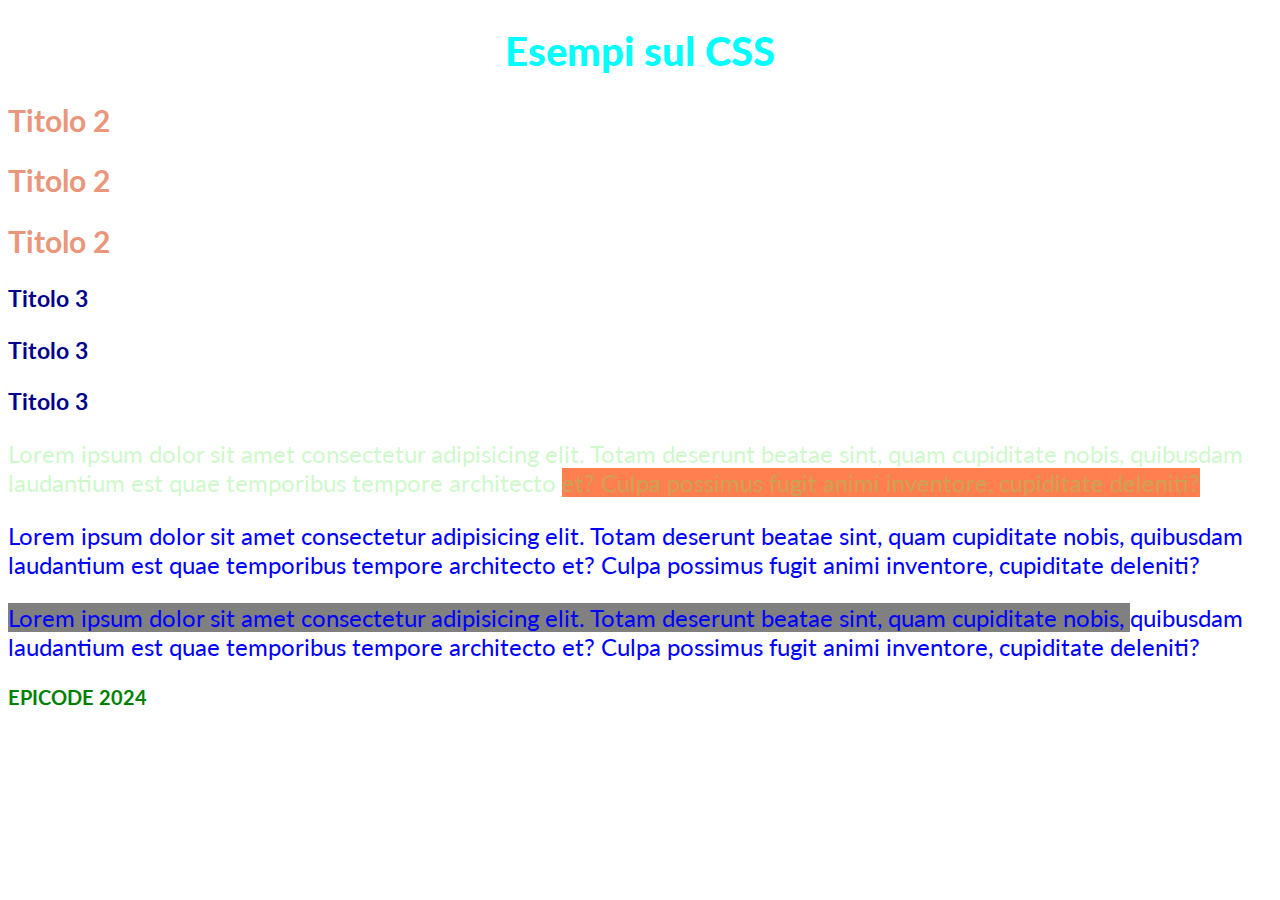
<file: index.html>
<!DOCTYPE html>
<html lang="en">
  <head>
    <meta charset="UTF-8" />
    <meta name="viewport" content="width=device-width, initial-scale=1.0" />
    <title>Document</title>
    <link rel="preconnect" href="https://fonts.googleapis.com" />
    <link rel="preconnect" href="https://fonts.gstatic.com" crossorigin />
    <link
      href="https://fonts.googleapis.com/css2?family=Lato:ital,wght@0,100;0,300;0,400;0,700;0,900;1,100;1,300;1,400;1,700;1,900&display=swap"
      rel="stylesheet"
    />
    <style>
      /* 
        2. CSS INCORPORATO
        Qua possiamo inserire delle vere e proprie regole CSS  
        Una regola è composta da: selettore {proprietà: valore}      
       */
      h2 {
        color: darksalmon;
      }
    </style>
    <link rel="stylesheet" href="./style.css" />
  </head>
  <body>
    <main>
      <!-- 3 MODI PER INCORPORARE IL CSS -->
      <!-- 1. CSS INLINE (Sconsigliato) -->
      <!-- 2. CSS INCORPORATO (Non particolarmente consigliato) Inserire un tag <style> nel tag <head> e aggiungere lì le regole -->
      <!-- 3. CSS ESTERNO. Creo un file .css esterno e lo linko a questo file html (CONSIGLIATISSIMO) -->
      <h1 style="color: aqua; text-align: center">Esempi sul CSS</h1>
      <h2>Titolo 2</h2>
      <h2>Titolo 2</h2>
      <h2>Titolo 2</h2>
      <h3>Titolo 3</h3>
      <h3>Titolo 3</h3>
      <h3>Titolo 3</h3>
      <p class="paragrafo" id="par1">
        Lorem ipsum dolor sit amet consectetur adipisicing elit. Totam deserunt beatae sint, quam cupiditate nobis, quibusdam laudantium est quae
        temporibus tempore architecto <span class="testo-rosso">et? Culpa possimus fugit animi inventore, cupiditate deleniti? </span>
      </p>
      <p class="paragrafo" id="par2">
        Lorem ipsum dolor sit amet consectetur adipisicing elit. Totam deserunt beatae sint, quam cupiditate nobis, quibusdam laudantium est quae
        temporibus tempore architecto et? <span class="testo-azzurro">Culpa possimus fugit animi inventore, cupiditate deleniti? </span>
      </p>
      <p class="paragrafo" id="par3">
        <span class="testo-rosso">Lorem ipsum dolor sit amet consectetur adipisicing elit. Totam deserunt beatae sint, quam cupiditate nobis, </span>
        quibusdam laudantium est quae temporibus tempore architecto et? Culpa possimus fugit animi inventore, cupiditate deleniti?
      </p>
    </main>
  </body>
  <footer>
    <!-- <strong style="color: blue">EPICODE 2024</strong> Le regole inline hanno maggior precedenza rispetto alle altre -->
    <strong>EPICODE 2024</strong>
  </footer>
</html>
</file>
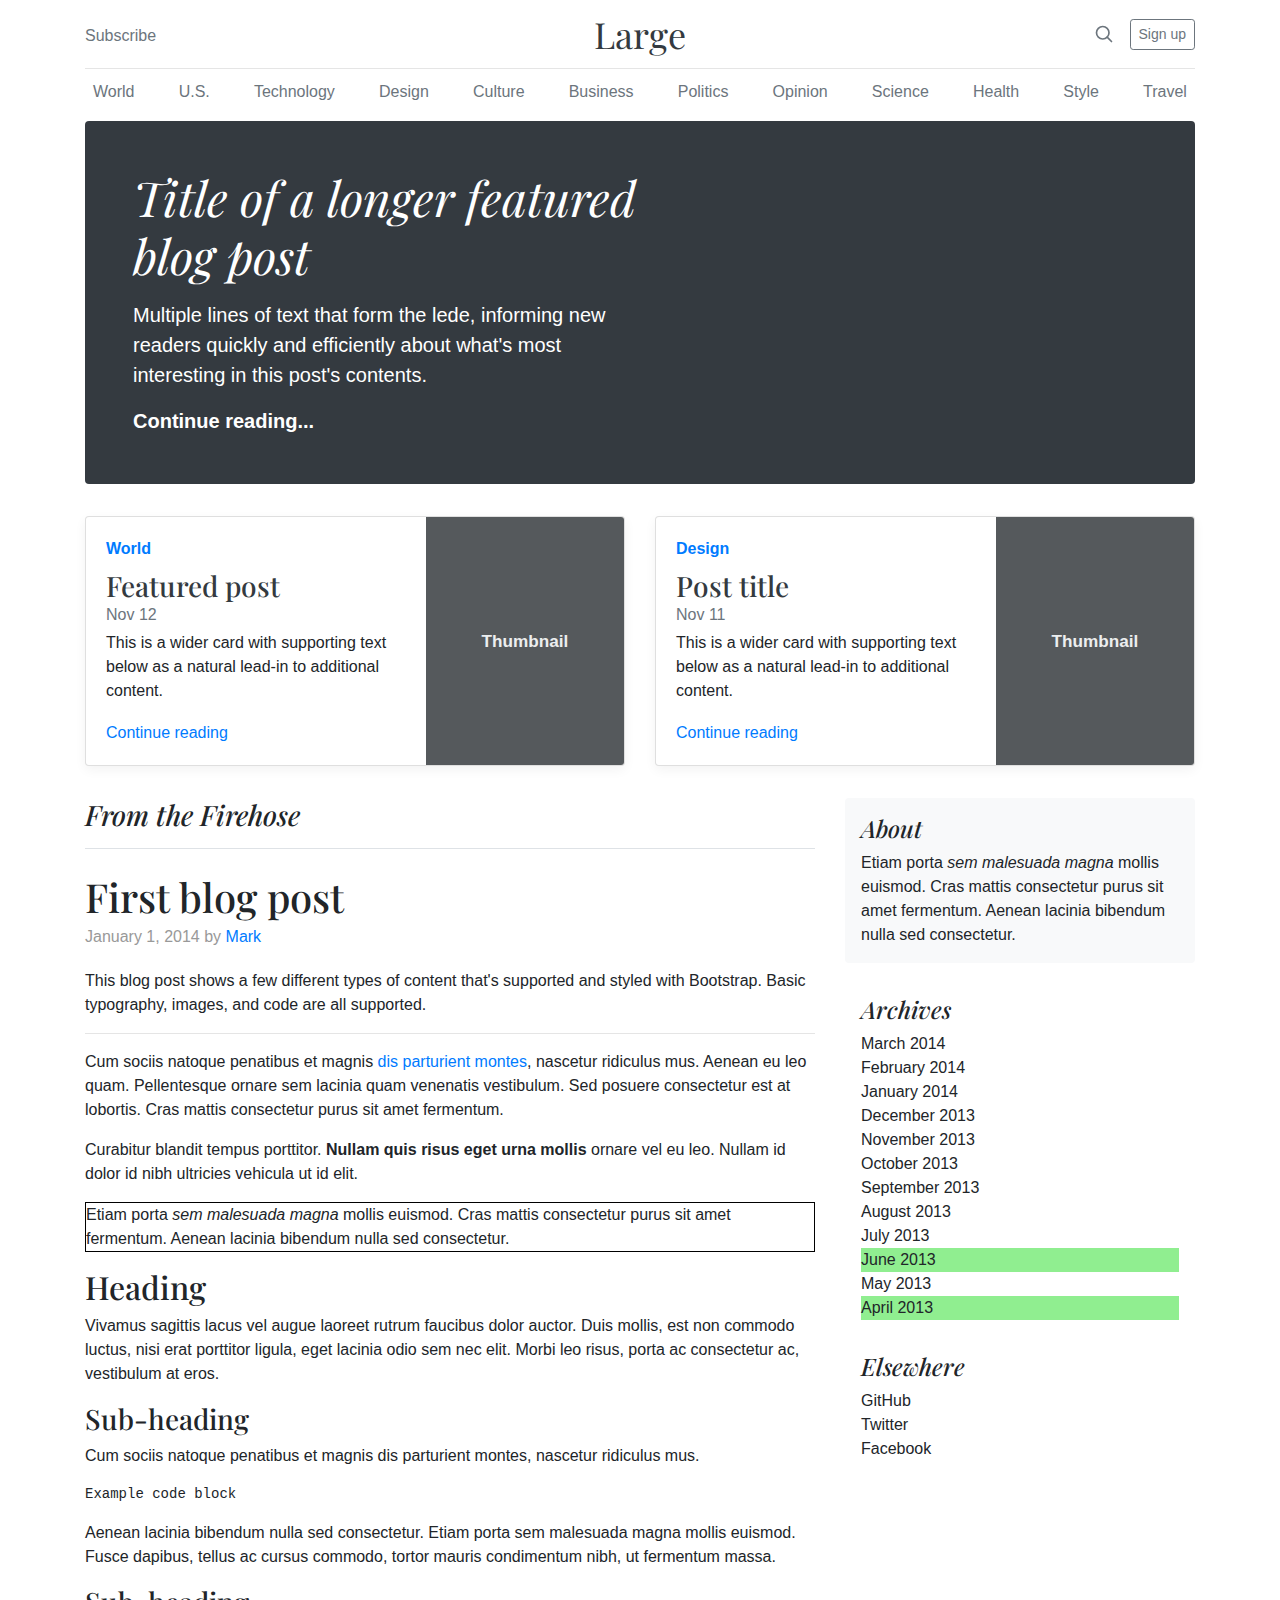
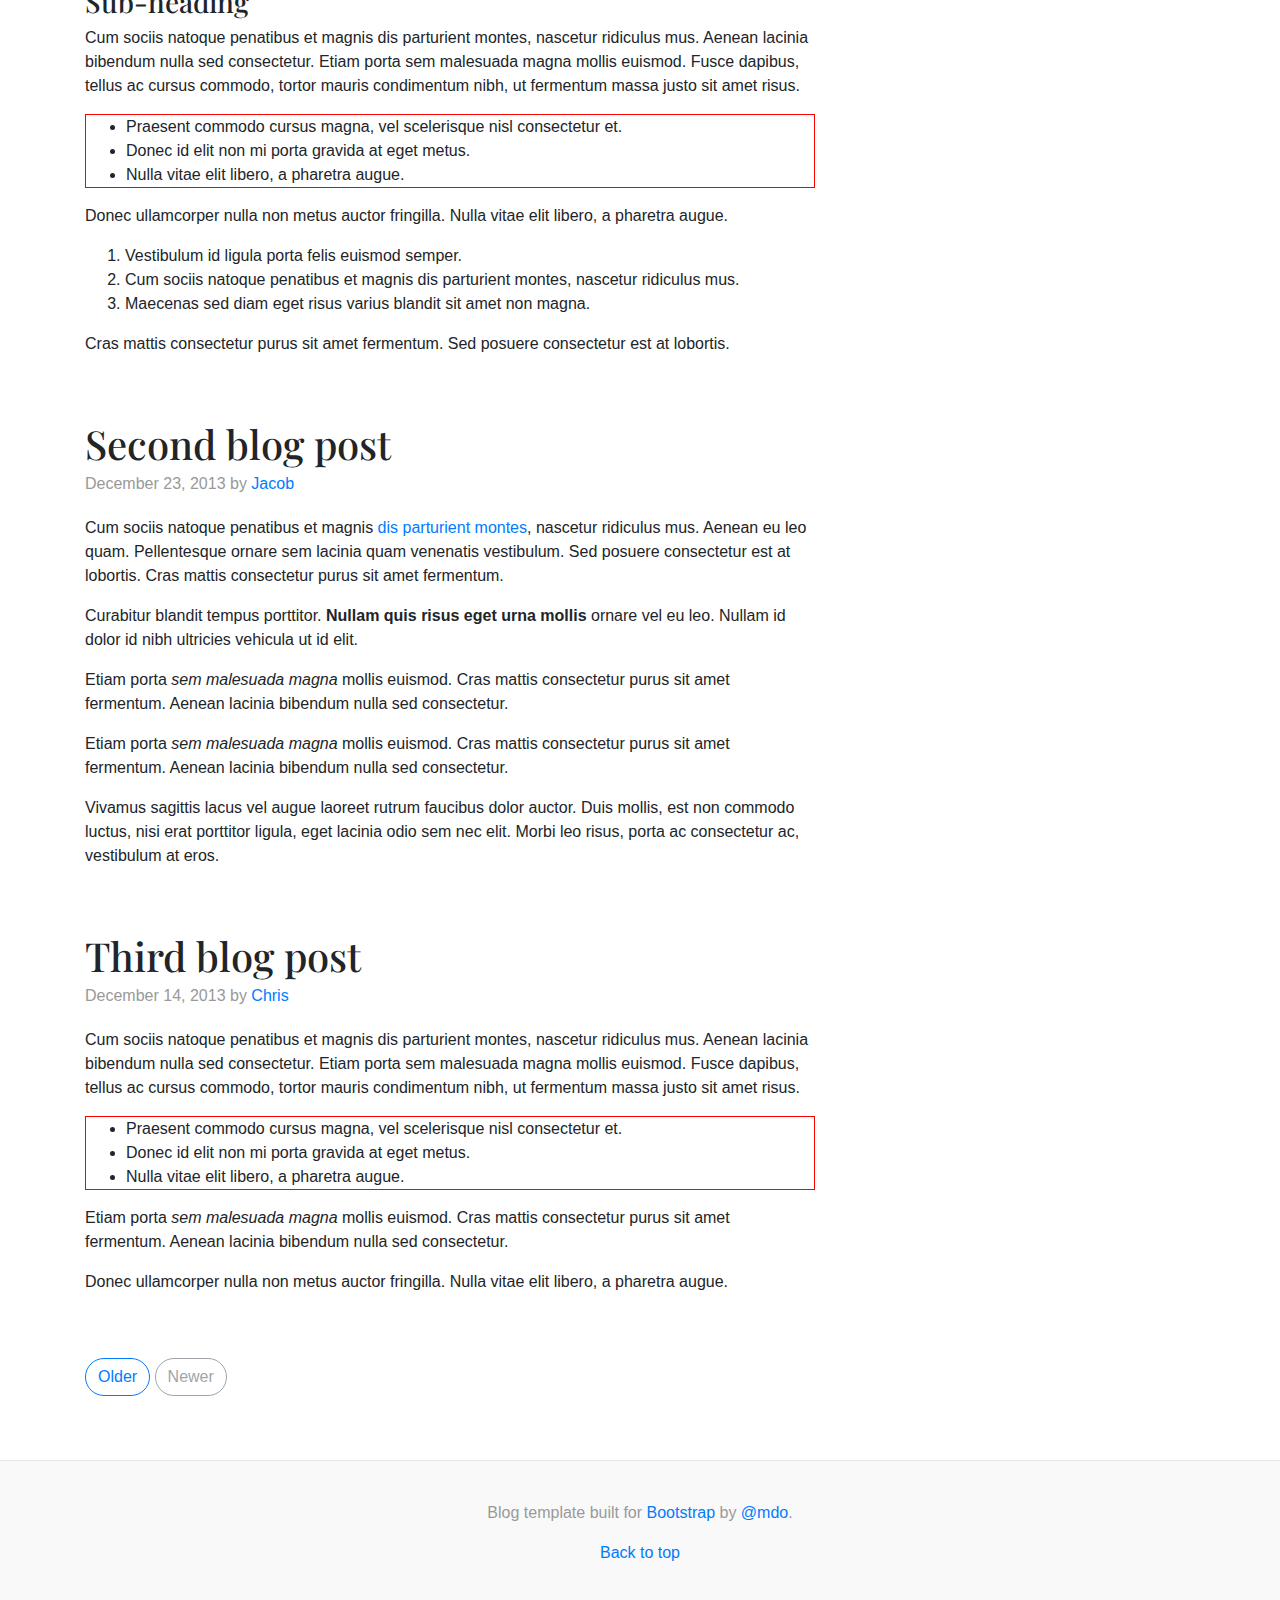
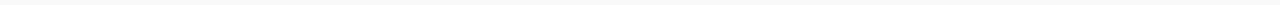
<file: blog/blog.html>
<!DOCTYPE html>
<html lang="en">
  <head>
    <meta charset="utf-8" />
    <meta name="viewport" content="width=device-width, initial-scale=1, shrink-to-fit=no" />
    <meta name="description" content="" />
    <meta name="author" content="" />
    <title>Blog Template</title>
    <link rel="icon" href="/docs/4.0/assets/img/favicons/favicon.ico" />
    <link href="https://cdn.jsdelivr.net/npm/bootstrap@4.6.2/dist/css/bootstrap.min.css" rel="stylesheet" />
    <link href="https://fonts.googleapis.com/css?family=Playfair+Display:700,900" rel="stylesheet" />
    <link href="assets/blog.css" rel="stylesheet" />
    <style>
      /* SELETTORE DI DISCENDENTI
      Vado a targettare tutti i DISCENDENTI (non solo i figli diretti degli elementi con classe p-3)
      .p-3 li {
        color: lightblue;
      } */

      /* SELETTORE DI FIGLI
      Vado a targettare tutti i FIGLI DIRETTI degli elementi con classe p-3
      .p-3>li {
        color: lightblue;
      }

      .p-3 > ol > li {
      color: lightblue;
      }
      */

      /* SELETTORE ADIACENTI
      */
      blockquote + p {
        border: 1px solid black;
      }

      p ~ ul {
        border: 1px solid red;
      }

      p:hover {
        background-color: lightblue;
      }

      ol > li:nth-of-type(10),
      ol > li:nth-of-type(12) {
        background-color: lightgreen;
      }
    </style>
  </head>

  <body>
    <div class="container">
      <header class="blog-header py-3">
        <div class="row flex-nowrap justify-content-between align-items-center">
          <div class="col-4 pt-1">
            <a class="text-muted" href="#">Subscribe</a>
          </div>
          <div class="col-4 text-center">
            <a class="blog-header-logo text-dark" href="#">Large</a>
          </div>
          <div class="col-4 d-flex justify-content-end align-items-center">
            <a class="text-muted" href="#">
              <svg
                xmlns="http://www.w3.org/2000/svg"
                width="20"
                height="20"
                viewBox="0 0 24 24"
                fill="none"
                stroke="currentColor"
                stroke-width="2"
                stroke-linecap="round"
                stroke-linejoin="round"
                class="mx-3"
              >
                <circle cx="10.5" cy="10.5" r="7.5"></circle>
                <line x1="21" y1="21" x2="15.8" y2="15.8"></line>
              </svg>
            </a>
            <a class="btn btn-sm btn-outline-secondary" href="#">Sign up</a>
          </div>
        </div>
      </header>

      <div class="nav-scroller py-1 mb-2">
        <nav class="nav d-flex justify-content-between">
          <a class="p-2 text-muted" href="#">World</a>
          <a class="p-2 text-muted" href="#">U.S.</a>
          <a class="p-2 text-muted" href="#">Technology</a>
          <a class="p-2 text-muted" href="#">Design</a>
          <a class="p-2 text-muted" href="#">Culture</a>
          <a class="p-2 text-muted" href="#">Business</a>
          <a class="p-2 text-muted" href="#">Politics</a>
          <a class="p-2 text-muted" href="#">Opinion</a>
          <a class="p-2 text-muted" href="#">Science</a>
          <a class="p-2 text-muted" href="#">Health</a>
          <a class="p-2 text-muted" href="#">Style</a>
          <a class="p-2 text-muted" href="#">Travel</a>
        </nav>
      </div>

      <div class="jumbotron p-3 p-md-5 text-white rounded bg-dark">
        <div class="col-md-6 px-0">
          <h1 class="display-4 font-italic">Title of a longer featured blog post</h1>
          <p class="lead my-3">
            Multiple lines of text that form the lede, informing new readers quickly and efficiently about what's most interesting in this post's
            contents.
          </p>
          <p class="lead mb-0">
            <a href="#" class="text-white font-weight-bold">Continue reading...</a>
          </p>
        </div>
      </div>

      <div class="row mb-2">
        <div class="col-md-6">
          <div class="card flex-md-row mb-4 box-shadow h-md-250">
            <div class="card-body d-flex flex-column align-items-start">
              <strong class="d-inline-block mb-2 text-primary">World</strong>
              <h3 class="mb-0">
                <a class="text-dark" href="#">Featured post</a>
              </h3>
              <div class="mb-1 text-muted">Nov 12</div>
              <p class="card-text mb-auto">This is a wider card with supporting text below as a natural lead-in to additional content.</p>
              <a href="#">Continue reading</a>
            </div>
            <img class="card-img-right flex-auto d-none d-md-block" src="assets/download.svg" alt="Card image cap" />
          </div>
        </div>
        <div class="col-md-6">
          <div class="card flex-md-row mb-4 box-shadow h-md-250">
            <div class="card-body d-flex flex-column align-items-start">
              <strong class="d-inline-block mb-2 text-primary">Design</strong>
              <h3 class="mb-0">
                <a class="text-dark" href="#">Post title</a>
              </h3>
              <div class="mb-1 text-muted">Nov 11</div>
              <p class="card-text mb-auto">This is a wider card with supporting text below as a natural lead-in to additional content.</p>
              <a href="#">Continue reading</a>
            </div>
            <img class="card-img-right flex-auto d-none d-md-block" src="assets/download.svg" alt="Card image cap" />
          </div>
        </div>
      </div>
    </div>

    <main role="main" class="container">
      <div class="row">
        <div class="col-md-8 blog-main">
          <h3 class="pb-3 mb-4 font-italic border-bottom">From the Firehose</h3>

          <div class="blog-post">
            <h2 class="blog-post-title">First blog post</h2>
            <p class="blog-post-meta">January 1, 2014 by <a href="#">Mark</a></p>

            <p>
              This blog post shows a few different types of content that's supported and styled with Bootstrap. Basic typography, images, and code are
              all supported.
            </p>
            <hr />
            <p id="paragraph-1">
              Cum sociis natoque penatibus et magnis
              <a href="#">dis parturient montes</a>, nascetur ridiculus mus. Aenean eu leo quam. Pellentesque ornare sem lacinia quam venenatis
              vestibulum. Sed posuere consectetur est at lobortis. Cras mattis consectetur purus sit amet fermentum.
            </p>
            <blockquote>
              <p>
                Curabitur blandit tempus porttitor.
                <strong>Nullam quis risus eget urna mollis</strong> ornare vel eu leo. Nullam id dolor id nibh ultricies vehicula ut id elit.
              </p>
            </blockquote>
            <p>
              Etiam porta <em>sem malesuada magna</em> mollis euismod. Cras mattis consectetur purus sit amet fermentum. Aenean lacinia bibendum nulla
              sed consectetur.
            </p>
            <h2>Heading</h2>
            <p>
              Vivamus sagittis lacus vel augue laoreet rutrum faucibus dolor auctor. Duis mollis, est non commodo luctus, nisi erat porttitor ligula,
              eget lacinia odio sem nec elit. Morbi leo risus, porta ac consectetur ac, vestibulum at eros.
            </p>
            <h3>Sub-heading</h3>
            <p>Cum sociis natoque penatibus et magnis dis parturient montes, nascetur ridiculus mus.</p>
            <pre><code>Example code block</code></pre>
            <p>
              Aenean lacinia bibendum nulla sed consectetur. Etiam porta sem malesuada magna mollis euismod. Fusce dapibus, tellus ac cursus commodo,
              tortor mauris condimentum nibh, ut fermentum massa.
            </p>
            <h3>Sub-heading</h3>
            <p>
              Cum sociis natoque penatibus et magnis dis parturient montes, nascetur ridiculus mus. Aenean lacinia bibendum nulla sed consectetur.
              Etiam porta sem malesuada magna mollis euismod. Fusce dapibus, tellus ac cursus commodo, tortor mauris condimentum nibh, ut fermentum
              massa justo sit amet risus.
            </p>
            <ul>
              <li>Praesent commodo cursus magna, vel scelerisque nisl consectetur et.</li>
              <li>Donec id elit non mi porta gravida at eget metus.</li>
              <li>Nulla vitae elit libero, a pharetra augue.</li>
            </ul>
            <p>Donec ullamcorper nulla non metus auctor fringilla. Nulla vitae elit libero, a pharetra augue.</p>
            <ol>
              <li>Vestibulum id ligula porta felis euismod semper.</li>
              <li>Cum sociis natoque penatibus et magnis dis parturient montes, nascetur ridiculus mus.</li>
              <li>Maecenas sed diam eget risus varius blandit sit amet non magna.</li>
            </ol>
            <p>Cras mattis consectetur purus sit amet fermentum. Sed posuere consectetur est at lobortis.</p>
          </div>

          <div class="blog-post">
            <h2 class="blog-post-title">Second blog post</h2>
            <p class="blog-post-meta">December 23, 2013 by <a href="#">Jacob</a></p>

            <p>
              Cum sociis natoque penatibus et magnis
              <a href="#">dis parturient montes</a>, nascetur ridiculus mus. Aenean eu leo quam. Pellentesque ornare sem lacinia quam venenatis
              vestibulum. Sed posuere consectetur est at lobortis. Cras mattis consectetur purus sit amet fermentum.
            </p>
            <blockquote>
              <p>
                Curabitur blandit tempus porttitor.
                <strong>Nullam quis risus eget urna mollis</strong> ornare vel eu leo. Nullam id dolor id nibh ultricies vehicula ut id elit.
              </p>
            </blockquote>
            <div>
              <p>
                Etiam porta <em>sem malesuada magna</em> mollis euismod. Cras mattis consectetur purus sit amet fermentum. Aenean lacinia bibendum
                nulla sed consectetur.
              </p>
            </div>
            <p>
              Etiam porta <em>sem malesuada magna</em> mollis euismod. Cras mattis consectetur purus sit amet fermentum. Aenean lacinia bibendum nulla
              sed consectetur.
            </p>
            <p>
              Vivamus sagittis lacus vel augue laoreet rutrum faucibus dolor auctor. Duis mollis, est non commodo luctus, nisi erat porttitor ligula,
              eget lacinia odio sem nec elit. Morbi leo risus, porta ac consectetur ac, vestibulum at eros.
            </p>
          </div>

          <div class="blog-post">
            <h2 class="blog-post-title">Third blog post</h2>
            <p class="blog-post-meta">December 14, 2013 by <a href="#">Chris</a></p>

            <p>
              Cum sociis natoque penatibus et magnis dis parturient montes, nascetur ridiculus mus. Aenean lacinia bibendum nulla sed consectetur.
              Etiam porta sem malesuada magna mollis euismod. Fusce dapibus, tellus ac cursus commodo, tortor mauris condimentum nibh, ut fermentum
              massa justo sit amet risus.
            </p>
            <ul>
              <li>Praesent commodo cursus magna, vel scelerisque nisl consectetur et.</li>
              <li>Donec id elit non mi porta gravida at eget metus.</li>
              <li>Nulla vitae elit libero, a pharetra augue.</li>
            </ul>
            <p>
              Etiam porta <em>sem malesuada magna</em> mollis euismod. Cras mattis consectetur purus sit amet fermentum. Aenean lacinia bibendum nulla
              sed consectetur.
            </p>
            <p>Donec ullamcorper nulla non metus auctor fringilla. Nulla vitae elit libero, a pharetra augue.</p>
          </div>

          <nav class="blog-pagination">
            <a class="btn btn-outline-primary" href="#">Older</a>
            <a class="btn btn-outline-secondary disabled" href="#">Newer</a>
          </nav>
        </div>

        <aside class="col-md-4 blog-sidebar">
          <div class="p-3 mb-3 bg-light rounded">
            <h4 class="font-italic">About</h4>
            <p class="mb-0">
              Etiam porta <em>sem malesuada magna</em> mollis euismod. Cras mattis consectetur purus sit amet fermentum. Aenean lacinia bibendum nulla
              sed consectetur.
            </p>
          </div>

          <div class="p-3">
            <h4 class="font-italic">Archives</h4>
            <ol class="list-unstyled mb-0">
              <li>March 2014</li>
              <li>February 2014</li>
              <li class="month">January 2014</li>
              <li class="month">December 2013</li>
              <li class="month">November 2013</li>
              <li>October 2013</li>
              <li>September 2013</li>
              <li>August 2013</li>
              <li>July 2013</li>
              <li>June 2013</li>
              <li>May 2013</li>
              <li>April 2013</li>
            </ol>
          </div>

          <div class="p-3">
            <h4 class="font-italic">Elsewhere</h4>
            <ol class="list-unstyled" id="second-list">
              <li>GitHub</li>
              <li>Twitter</li>
              <li>Facebook</li>
            </ol>
          </div>
        </aside>
      </div>
    </main>

    <footer class="blog-footer">
      <p>
        Blog template built for
        <a href="https://getbootstrap.com/">Bootstrap</a> by <a href="https://twitter.com/mdo">@mdo</a>.
      </p>
      <p>
        <a href="#">Back to top</a>
      </p>
    </footer>
  </body>
</html>
</file>
<file: style.css>
h3 {
  color: darkblue;
}

/* Se 2 selettori hanno la stessa SPECIFICITA' vince quello che arriva dopo 
strong {
  color: green;
}

strong {
  color: red;
}

*/

footer strong {
  /* Questo selettore ora ha SPECIFICITA' più alta rispetto a quello successivo, essendo più "forte" vincerà */
  color: green;
}

strong {
  /* Nonostante questo selettore arrivi dopo, verrà ignorato perché il selettore più in alto ha SPECIFICITA' maggiore */
  color: red;
}

/* SELETTORI PER CLASSI */
.paragrafo {
  font-size: 1.2em;
  color: blue;
}

p {
  color: purple;
}

/* SELETTORE PER ID */
#par1 {
  color: rgba(99, 236, 87, 0.322);
  font-size: 1.2rem;
}

html {
  font-size: 20px;
}

body {
  font-family: Lato, Cambria, Cochin, Georgia, Times, "Times New Roman", serif;
  /* background: rgb(2, 0, 36);
  background: linear-gradient(90deg, rgba(2, 0, 36, 1) 0%, rgba(9, 117, 121, 0.43469887955182074) 39%, rgba(0, 212, 255, 1) 100%); */
}

h1 {
  font-weight: 900;
  text-shadow: 4px black;
}

#par3 span {
  background-color: grey;
}

#par3 > span {
  background-color: grey;
}

#par1 > .testo-rosso {
  background-color: coral;
}
</file>
<file: blog/assets/blog.css>
/* stylelint-disable selector-list-comma-newline-after */

.blog-header {
  line-height: 1;
  border-bottom: 1px solid #e5e5e5;
}

.blog-header-logo {
  font-family: 'Playfair Display', Georgia, 'Times New Roman', serif;
  font-size: 2.25rem;
}

.blog-header-logo:hover {
  text-decoration: none;
}

h1,
h2,
h3,
h4,
h5,
h6 {
  font-family: 'Playfair Display', Georgia, 'Times New Roman', serif;
}

.display-4 {
  font-size: 2.5rem;
}
@media (min-width: 768px) {
  .display-4 {
    font-size: 3rem;
  }
}

.nav-scroller {
  position: relative;
  z-index: 2;
  height: 2.75rem;
  overflow-y: hidden;
}

.nav-scroller .nav {
  display: -webkit-box;
  display: -ms-flexbox;
  display: flex;
  -ms-flex-wrap: nowrap;
  flex-wrap: nowrap;
  padding-bottom: 1rem;
  margin-top: -1px;
  overflow-x: auto;
  text-align: center;
  white-space: nowrap;
  -webkit-overflow-scrolling: touch;
}

.nav-scroller .nav-link {
  padding-top: 0.75rem;
  padding-bottom: 0.75rem;
  font-size: 0.875rem;
}

.card-img-right {
  height: 100%;
  border-radius: 0 3px 3px 0;
}

.flex-auto {
  -ms-flex: 0 0 auto;
  -webkit-box-flex: 0;
  flex: 0 0 auto;
}

.h-250 {
  height: 250px;
}
@media (min-width: 768px) {
  .h-md-250 {
    height: 250px;
  }
}

.border-top {
  border-top: 1px solid #e5e5e5;
}
.border-bottom {
  border-bottom: 1px solid #e5e5e5;
}

.box-shadow {
  box-shadow: 0 0.25rem 0.75rem rgba(0, 0, 0, 0.05);
}

/*
   * Blog name and description
   */
.blog-title {
  margin-bottom: 0;
  font-size: 2rem;
  font-weight: 400;
}
.blog-description {
  font-size: 1.1rem;
  color: #999;
}

@media (min-width: 40em) {
  .blog-title {
    font-size: 3.5rem;
  }
}

/* Pagination */
.blog-pagination {
  margin-bottom: 4rem;
}
.blog-pagination > .btn {
  border-radius: 2rem;
}

/*
   * Blog posts
   */
.blog-post {
  margin-bottom: 4rem;
}
.blog-post-title {
  margin-bottom: 0.25rem;
  font-size: 2.5rem;
}
.blog-post-meta {
  margin-bottom: 1.25rem;
  color: #999;
}

/*
   * Footer
   */
.blog-footer {
  padding: 2.5rem 0;
  color: #999;
  text-align: center;
  background-color: #f9f9f9;
  border-top: 0.05rem solid #e5e5e5;
}
.blog-footer p:last-child {
  margin-bottom: 0;
}
</file>
